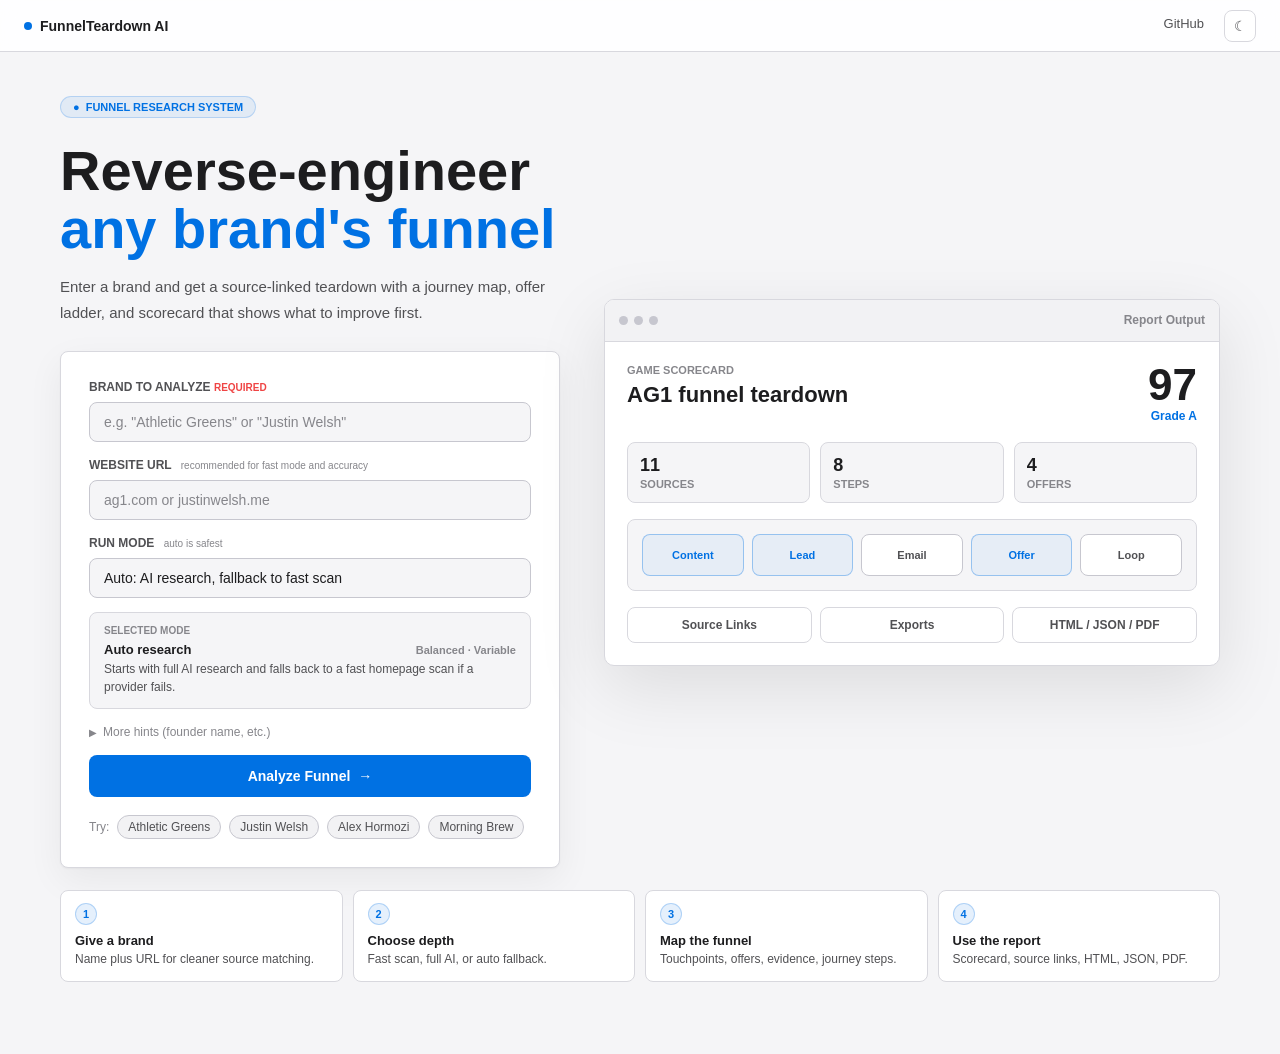
<file: web/index.html>
<!DOCTYPE html>
<html lang="en">
<head>
  <meta charset="UTF-8">
  <meta name="viewport" content="width=device-width, initial-scale=1.0">
  <title>FunnelTeardown AI</title>
  <style>
    *, *::before, *::after { box-sizing: border-box; margin: 0; padding: 0; }

    :root {
      --bg:        #F5F5F7;
      --surface:   #FFFFFF;
      --surface2:  #F2F2F4;
      --border:    #D8D8DE;
      --border2:   #C7C7CF;
      --text:      #1D1D1F;
      --text2:     #515154;
      --muted:     #86868B;
      --accent:    #0071E3;
      --accent2:   #0066CC;
      --green:     #22C55E;
      --amber:     #F59E0B;
      --red:       #EF4444;
      --shadow:    0 1px 2px rgba(0,0,0,0.04), 0 12px 36px rgba(0,0,0,0.06);
    }

    /* Light mode */
    @media (prefers-color-scheme: light) {
      :root:not([data-theme="dark"]) {
        --bg:        #F5F5F7;
        --surface:   #FFFFFF;
        --surface2:  #F2F2F4;
        --border:    #D8D8DE;
        --border2:   #C7C7CF;
        --text:      #1D1D1F;
        --text2:     #515154;
        --muted:     #86868B;
      }
    }
    :root[data-theme="light"] {
      --bg:        #F5F5F7;
      --surface:   #FFFFFF;
      --surface2:  #F2F2F4;
      --border:    #D8D8DE;
      --border2:   #C7C7CF;
      --text:      #1D1D1F;
      --text2:     #515154;
      --muted:     #86868B;
    }
    :root[data-theme="dark"] {
      --bg:        #000000;
      --surface:   #111113;
      --surface2:  #1C1C1E;
      --border:    #2C2C2E;
      --border2:   #3A3A3C;
      --text:      #F5F5F7;
      --text2:     #C7C7CC;
      --muted:     #8E8E93;
      --shadow:    0 1px 2px rgba(0,0,0,0.4), 0 18px 50px rgba(0,0,0,0.3);
    }

    html, body { height: 100%; }

    body {
      font-family: -apple-system, BlinkMacSystemFont, "SF Pro Text", "SF Pro Display", "Helvetica Neue", Arial, sans-serif;
      background: var(--bg);
      color: var(--text);
      -webkit-font-smoothing: antialiased;
      text-rendering: optimizeLegibility;
    }

    /* ── View system ──────────────────────────────────────── */
    .view { display: none; }
    body[data-view="home"]     .view-home     { display: flex; }
    body[data-view="running"]  .view-running  { display: flex; }
    body[data-view="report"]   .view-report   { display: flex; }
    body[data-view="error"]    .view-error    { display: flex; }
    body[data-view="guide"]    .view-guide    { display: flex; }

    /* ── HOME VIEW ───────────────────────────────────────── */
    .view-home {
      flex-direction: column;
      align-items: center;
      min-height: 100vh;
    }

    .topbar {
      width: 100%;
      height: 52px;
      border-bottom: 1px solid var(--border);
      display: flex;
      align-items: center;
      padding: 0 24px;
      justify-content: space-between;
      background: rgba(255,255,255,0.9);
      backdrop-filter: blur(10px);
      -webkit-backdrop-filter: blur(10px);
      position: sticky;
      top: 0;
      z-index: 10;
    }

    :root[data-theme="dark"] .topbar {
      background: rgba(12,14,23,0.9);
    }

    @media (prefers-color-scheme: dark) {
      :root:not([data-theme="light"]) .topbar {
        background: rgba(12,14,23,0.9);
      }
    }

    .logo {
      display: flex;
      align-items: center;
      gap: 8px;
      font-size: 14px;
      font-weight: 700;
      color: var(--text);
    }

    .logo-dot {
      width: 8px; height: 8px;
      border-radius: 50%;
      background: var(--accent);
    }

    .topbar-links { display: flex; gap: 8px; }

    .ghost-btn {
      padding: 6px 12px;
      border-radius: 7px;
      font-size: 13px;
      font-weight: 500;
      color: var(--text2);
      background: transparent;
      border: none;
      cursor: pointer;
      text-decoration: none;
      transition: color 0.15s, background 0.15s;
    }
    .ghost-btn:hover { color: var(--text); background: var(--surface); }

    .theme-btn {
      width: 32px; height: 32px;
      border-radius: 8px;
      background: var(--surface);
      border: 1px solid var(--border);
      cursor: pointer;
      font-size: 14px;
      display: flex; align-items: center; justify-content: center;
      color: var(--text2);
      transition: background 0.15s, color 0.15s;
    }
    .theme-btn:hover { background: var(--border); color: var(--text); }

    .home-main {
      flex: 1;
      display: flex;
      flex-direction: column;
      align-items: center;
      justify-content: center;
      padding: 44px 24px 72px;
      width: 100%;
    }

    .hero-shell {
      width: 100%;
      max-width: 1160px;
      display: grid;
      grid-template-columns: minmax(360px, 500px) minmax(440px, 1fr);
      gap: 44px;
      align-items: center;
    }

    .hero-copy {
      display: flex;
      flex-direction: column;
      align-items: flex-start;
    }

    .home-badge {
      display: inline-flex;
      align-items: center;
      gap: 6px;
      padding: 4px 12px;
      border-radius: 999px;
      background: rgba(0,113,227,0.08);
      border: 1px solid rgba(0,113,227,0.2);
      color: var(--accent);
      font-size: 11px;
      font-weight: 600;
      letter-spacing: 0;
      text-transform: uppercase;
      margin-bottom: 24px;
    }

    .home-title {
      font-size: 56px;
      font-weight: 750;
      letter-spacing: 0;
      line-height: 1.04;
      text-align: left;
      margin-bottom: 16px;
      max-width: 560px;
    }

    .gradient-text {
      color: var(--accent);
    }

    .home-sub {
      font-size: 15px;
      color: var(--text2);
      text-align: left;
      line-height: 1.7;
      max-width: 500px;
      margin-bottom: 26px;
    }

    .process-rail {
      width: 100%;
      max-width: 1160px;
      display: grid;
      grid-template-columns: repeat(4, 1fr);
      gap: 10px;
      margin-top: 22px;
    }

    .process-step {
      background: var(--surface);
      border: 1px solid var(--border);
      border-radius: 8px;
      padding: 12px 14px;
      box-shadow: 0 1px 0 rgba(255,255,255,0.55) inset;
    }

    .process-step-num {
      width: 22px;
      height: 22px;
      border-radius: 999px;
      display: flex;
      align-items: center;
      justify-content: center;
      background: rgba(0,113,227,0.1);
      border: 1px solid rgba(0,113,227,0.24);
      color: var(--accent);
      font-size: 11px;
      font-weight: 800;
      margin-bottom: 8px;
    }

    .process-step-title {
      color: var(--text);
      font-size: 13px;
      font-weight: 750;
      margin-bottom: 3px;
    }

    .process-step-copy {
      color: var(--text2);
      font-size: 12px;
      line-height: 1.45;
    }

    .form-card {
      width: 100%;
      max-width: 520px;
      background: var(--surface);
      border: 1px solid var(--border);
      border-radius: 8px;
      padding: 28px;
      box-shadow: var(--shadow);
    }

    .mode-summary {
      background: var(--bg);
      border: 1px solid var(--border);
      border-radius: 8px;
      padding: 12px 14px;
      margin: -2px 0 16px;
    }

    .mode-summary-label {
      color: var(--muted);
      font-size: 10px;
      font-weight: 800;
      letter-spacing: 0;
      text-transform: uppercase;
      margin-bottom: 6px;
    }

    .mode-summary-top {
      display: flex;
      align-items: center;
      justify-content: space-between;
      gap: 12px;
      margin-bottom: 4px;
    }

    .mode-summary-title {
      color: var(--text);
      font-size: 13px;
      font-weight: 750;
    }

    .mode-summary-meta {
      color: var(--muted);
      font-size: 11px;
      font-weight: 650;
    }

    .mode-summary-copy {
      color: var(--text2);
      font-size: 12px;
      line-height: 1.45;
    }

    .product-preview {
      background: var(--surface);
      border: 1px solid var(--border);
      border-radius: 10px;
      box-shadow: 0 22px 70px rgba(0,0,0,0.1);
      overflow: hidden;
    }

    .preview-chrome {
      height: 42px;
      border-bottom: 1px solid var(--border);
      display: flex;
      align-items: center;
      justify-content: space-between;
      padding: 0 14px;
      background: var(--surface2);
    }

    .chrome-dots {
      display: flex;
      gap: 6px;
    }

    .chrome-dots span {
      width: 9px;
      height: 9px;
      border-radius: 50%;
      background: var(--border2);
    }

    .chrome-label {
      color: var(--muted);
      font-size: 12px;
      font-weight: 650;
    }

    .preview-body {
      padding: 22px;
    }

    .preview-heading-row {
      display: flex;
      justify-content: space-between;
      gap: 18px;
      align-items: flex-start;
      margin-bottom: 18px;
    }

    .preview-eyebrow {
      color: var(--muted);
      font-size: 11px;
      font-weight: 800;
      text-transform: uppercase;
      margin-bottom: 6px;
    }

    .preview-title {
      color: var(--text);
      font-size: 22px;
      font-weight: 800;
      line-height: 1.15;
    }

    .preview-score {
      min-width: 96px;
      text-align: right;
    }

    .preview-score strong {
      display: block;
      color: var(--text);
      font-size: 44px;
      line-height: 0.95;
    }

    .preview-score span {
      color: var(--accent);
      font-size: 12px;
      font-weight: 750;
    }

    .preview-metrics {
      display: grid;
      grid-template-columns: repeat(3, 1fr);
      gap: 10px;
      margin-bottom: 16px;
    }

    .preview-metric {
      background: var(--bg);
      border: 1px solid var(--border);
      border-radius: 8px;
      padding: 12px;
    }

    .preview-metric strong {
      color: var(--text);
      display: block;
      font-size: 18px;
      margin-bottom: 2px;
    }

    .preview-metric span {
      color: var(--muted);
      display: block;
      font-size: 11px;
      font-weight: 650;
      text-transform: uppercase;
    }

    .preview-map {
      background: var(--bg);
      border: 1px solid var(--border);
      border-radius: 8px;
      padding: 14px;
      margin-bottom: 16px;
    }

    .preview-map-line {
      display: grid;
      grid-template-columns: repeat(5, 1fr);
      gap: 8px;
      align-items: center;
    }

    .map-node {
      min-height: 42px;
      border-radius: 8px;
      border: 1px solid var(--border2);
      background: var(--surface);
      display: flex;
      align-items: center;
      justify-content: center;
      color: var(--text2);
      font-size: 11px;
      font-weight: 700;
      text-align: center;
      padding: 6px;
    }

    .map-node.active {
      border-color: rgba(0,113,227,0.35);
      color: var(--accent);
      background: rgba(0,113,227,0.06);
    }

    .preview-actions {
      display: grid;
      grid-template-columns: repeat(3, 1fr);
      gap: 8px;
    }

    .preview-action {
      background: var(--surface);
      border: 1px solid var(--border);
      border-radius: 8px;
      padding: 10px;
      color: var(--text2);
      font-size: 12px;
      font-weight: 650;
      text-align: center;
    }

    .field { margin-bottom: 16px; }

    .field label {
      display: block;
      font-size: 12px;
      font-weight: 600;
      color: var(--text2);
      text-transform: uppercase;
      letter-spacing: 0;
      margin-bottom: 8px;
    }

    .field-opt {
      font-size: 10px;
      font-weight: 400;
      color: var(--muted);
      text-transform: none;
      letter-spacing: 0;
      margin-left: 6px;
    }

    input[type="text"],
    select {
      width: 100%;
      background: var(--bg);
      border: 1px solid var(--border2);
      border-radius: 8px;
      padding: 11px 14px;
      font-size: 14px;
      font-family: inherit;
      color: var(--text);
      outline: none;
      transition: border-color 0.15s;
    }
    input[type="text"]::placeholder { color: var(--muted); }
    input[type="text"]:focus,
    select:focus { border-color: var(--accent); }
    select { appearance: none; cursor: pointer; }

    .hints-toggle {
      display: flex;
      align-items: center;
      gap: 6px;
      background: none;
      border: none;
      padding: 0;
      font-size: 12px;
      font-weight: 500;
      color: var(--muted);
      cursor: pointer;
      margin-bottom: 16px;
      transition: color 0.15s;
    }
    .hints-toggle:hover { color: var(--text2); }
    .hints-toggle .arrow { font-size: 10px; transition: transform 0.2s; }
    .hints-toggle.open .arrow { transform: rotate(90deg); }

    .hints-fields { display: none; }
    .hints-fields.open {
      display: grid;
      grid-template-columns: 1fr 1fr;
      gap: 12px;
    }

    .submit-btn {
      width: 100%;
      padding: 13px;
      border-radius: 8px;
      font-size: 14px;
      font-weight: 700;
      font-family: inherit;
      background: var(--accent);
      color: #fff;
      border: none;
      cursor: pointer;
      transition: background 0.15s, transform 0.1s;
      display: flex;
      align-items: center;
      justify-content: center;
      gap: 8px;
    }
    .submit-btn:hover:not(:disabled) { background: var(--accent2); }
    .submit-btn:active:not(:disabled) { transform: scale(0.99); }
    .submit-btn:disabled { opacity: 0.5; cursor: not-allowed; }

    .examples {
      display: flex;
      align-items: center;
      gap: 8px;
      flex-wrap: wrap;
      margin-top: 18px;
    }
    .examples-label { font-size: 12px; color: var(--muted); }
    .example-chip {
      padding: 4px 10px;
      border-radius: 999px;
      background: var(--surface2);
      border: 1px solid var(--border2);
      font-size: 12px;
      color: var(--text2);
      cursor: pointer;
      transition: border-color 0.15s, color 0.15s;
    }
    .example-chip:hover { border-color: rgba(0,113,227,0.35); color: var(--text); }

    /* ── RUNNING VIEW ────────────────────────────────────── */
    .view-running {
      flex-direction: column;
      align-items: center;
      min-height: 100vh;
      padding: 48px 20px 80px;
    }

    .running-header {
      text-align: center;
      margin-bottom: 36px;
    }

    .running-brand {
      font-size: 22px;
      font-weight: 700;
      margin-bottom: 6px;
    }

    .running-sub {
      font-size: 14px;
      color: var(--text2);
    }

    .agents-list {
      width: 100%;
      max-width: 520px;
      display: flex;
      flex-direction: column;
      gap: 12px;
    }

    .agent-card {
      background: var(--surface);
      border: 1px solid var(--border);
      border-radius: 8px;
      padding: 18px 20px;
      transition: border-color 0.3s;
      position: relative;
      overflow: hidden;
      box-shadow: var(--shadow);
    }

    .agent-card.running::before {
      content: '';
      position: absolute;
      top: 0; left: -100%; right: 0;
      height: 2px;
      background: linear-gradient(90deg, transparent, var(--accent), transparent);
      animation: shimmer 1.4s infinite;
    }
    @keyframes shimmer { 0% { left: -100%; } 100% { left: 100%; } }

    .agent-card.running { border-color: rgba(0,113,227,0.32); }
    .agent-card.done    { border-color: rgba(34,197,94,0.25); }

    .agent-top {
      display: flex;
      align-items: center;
      gap: 12px;
      margin-bottom: 10px;
    }

    .agent-icon {
      width: 34px; height: 34px;
      border-radius: 8px;
      background: var(--border);
      border: 1px solid var(--border2);
      display: flex;
      align-items: center;
      justify-content: center;
      font-size: 15px;
      flex-shrink: 0;
      transition: background 0.3s, border-color 0.3s;
    }
    .agent-card.running .agent-icon {
      background: rgba(0,113,227,0.1);
      border-color: rgba(0,113,227,0.3);
    }
    .agent-card.done .agent-icon {
      background: rgba(34,197,94,0.12);
      border-color: rgba(34,197,94,0.3);
    }

    .agent-meta { flex: 1; }
    .agent-name {
      font-size: 13px;
      font-weight: 600;
      color: var(--text);
      margin-bottom: 2px;
    }
    .agent-model {
      font-size: 11px;
      color: var(--muted);
      font-family: monospace;
      background: var(--border);
      padding: 1px 6px;
      border-radius: 3px;
    }

    .agent-status {
      width: 20px; height: 20px;
      display: flex;
      align-items: center;
      justify-content: center;
      flex-shrink: 0;
    }

    .status-pending {
      width: 8px; height: 8px;
      border-radius: 50%;
      background: var(--border2);
    }

    .status-spinner {
      width: 18px; height: 18px;
      border: 2px solid rgba(0,113,227,0.25);
      border-top-color: var(--accent);
      border-radius: 50%;
      animation: spin 0.7s linear infinite;
    }
    @keyframes spin { to { transform: rotate(360deg); } }

    .status-check { font-size: 15px; color: var(--green); }
    .status-x     { font-size: 15px; color: var(--red); }

    .agent-message {
      font-size: 13px;
      color: var(--text2);
      min-height: 20px;
    }

    .agent-result {
      margin-top: 10px;
      padding-top: 10px;
      border-top: 1px solid var(--border);
      display: none;
    }
    .agent-card.done .agent-result { display: block; }

    .result-pills {
      display: flex;
      gap: 6px;
      flex-wrap: wrap;
    }

    .rpill {
      display: inline-flex;
      align-items: center;
      gap: 4px;
      padding: 3px 10px;
      border-radius: 999px;
      font-size: 12px;
      font-weight: 500;
    }
    .rpill-green {
      background: rgba(34,197,94,0.12);
      color: var(--green);
      border: 1px solid rgba(34,197,94,0.2);
    }
    .rpill-blue {
      background: rgba(0,113,227,0.1);
      color: var(--accent);
      border: 1px solid rgba(0,113,227,0.2);
    }
    .rpill-gray {
      background: var(--border);
      color: var(--text2);
      border: 1px solid var(--border2);
    }

    /* Render step */
    .render-card {
      width: 100%;
      max-width: 520px;
      margin-top: 4px;
    }

    .render-inner {
      background: var(--surface);
      border: 1px solid var(--border);
      border-radius: 8px;
      padding: 16px 20px;
      display: flex;
      align-items: center;
      gap: 12px;
      opacity: 0.4;
      transition: opacity 0.3s, border-color 0.3s;
      box-shadow: var(--shadow);
    }
    .render-inner.active {
      opacity: 1;
      border-color: rgba(245,158,11,0.3);
    }
    .render-inner.done {
      opacity: 1;
      border-color: rgba(34,197,94,0.25);
    }

    .render-label { font-size: 13px; font-weight: 600; color: var(--text); }
    .render-sub   { font-size: 12px; color: var(--muted); }

    .cost-row {
      width: 100%;
      max-width: 520px;
      margin-top: 20px;
      display: flex;
      justify-content: flex-end;
    }
    .cost-ticker { font-size: 12px; color: var(--muted); }
    .cost-val {
      color: var(--green);
      font-weight: 600;
      font-family: monospace;
    }

    /* ── REPORT VIEW ─────────────────────────────────────── */
    .view-report {
      flex-direction: column;
      position: fixed;
      inset: 0;
    }

    .report-bar {
      height: 48px;
      background: rgba(255,255,255,0.97);
      backdrop-filter: blur(12px);
      -webkit-backdrop-filter: blur(12px);
      border-bottom: 1px solid var(--border);
      display: flex;
      align-items: center;
      padding: 0 16px;
      gap: 12px;
      flex-shrink: 0;
    }

    :root[data-theme="dark"] .report-bar {
      background: rgba(12,14,23,0.97);
    }

    @media (prefers-color-scheme: dark) {
      :root:not([data-theme="light"]) .report-bar {
        background: rgba(12,14,23,0.97);
      }
    }

    .report-back {
      display: flex;
      align-items: center;
      gap: 6px;
      font-size: 13px;
      font-weight: 500;
      color: var(--text2);
      background: none;
      border: none;
      cursor: pointer;
      padding: 6px 10px;
      border-radius: 8px;
      transition: background 0.15s, color 0.15s;
      white-space: nowrap;
    }
    .report-back:hover { background: var(--surface); color: var(--text); }

    .report-divider { width: 1px; height: 20px; background: var(--border2); flex-shrink: 0; }

    .report-brand-name {
      font-size: 14px;
      font-weight: 600;
      color: var(--text);
      flex: 1;
      white-space: nowrap;
      overflow: hidden;
      text-overflow: ellipsis;
    }

    .report-meta-pills { display: flex; gap: 6px; flex-shrink: 0; align-items: center; }

    .download-btn {
      display: inline-flex;
      align-items: center;
      gap: 5px;
      padding: 5px 12px;
      border-radius: 8px;
      font-size: 12px;
      font-weight: 600;
      font-family: inherit;
      background: rgba(34,197,94,0.1);
      color: var(--green);
      border: 1px solid rgba(34,197,94,0.25);
      cursor: pointer;
      text-decoration: none;
      transition: background 0.15s, border-color 0.15s;
      white-space: nowrap;
    }
    .download-btn:hover { background: rgba(34,197,94,0.18); border-color: rgba(34,197,94,0.4); }

    .meta-pill {
      padding: 3px 10px;
      border-radius: 999px;
      font-size: 11px;
      font-weight: 500;
    }
    .meta-pill-cost {
      background: rgba(34,197,94,0.12);
      color: var(--green);
      border: 1px solid rgba(34,197,94,0.2);
    }
    .meta-pill-time {
      background: var(--surface);
      color: var(--text2);
      border: 1px solid var(--border2);
    }

    .report-frame {
      flex: 1;
      border: none;
      width: 100%;
      background: var(--bg);
    }

    /* ── ERROR VIEW ──────────────────────────────────────── */
    .view-error {
      flex-direction: column;
      align-items: center;
      justify-content: center;
      min-height: 100vh;
      padding: 32px 20px;
    }

    .error-card {
      background: var(--surface);
      border: 1px solid rgba(239,68,68,0.3);
      border-radius: 8px;
      padding: 32px;
      max-width: 480px;
      width: 100%;
      text-align: center;
      box-shadow: var(--shadow);
    }

    .error-icon { font-size: 36px; margin-bottom: 16px; }
    .error-title { font-size: 17px; font-weight: 700; color: var(--text); margin-bottom: 10px; }
    .error-msg {
      font-size: 14px;
      color: var(--text2);
      line-height: 1.6;
      margin-bottom: 20px;
    }
    .error-hint {
      font-size: 12px;
      color: var(--muted);
      background: var(--bg);
      border: 1px solid var(--border);
      border-radius: 8px;
      padding: 10px 14px;
      margin-bottom: 20px;
      text-align: left;
    }

    /* ── GUIDE VIEW ─────────────────────────────────────── */
    .view-guide {
      flex-direction: column;
      align-items: center;
      min-height: 100vh;
    }

    .guide-main {
      width: 100%;
      max-width: 680px;
      padding: 48px 24px 80px;
    }

    .guide-badge {
      display: inline-flex;
      align-items: center;
      gap: 6px;
      padding: 4px 12px;
      border-radius: 999px;
      background: rgba(245,158,11,0.1);
      border: 1px solid rgba(245,158,11,0.25);
      color: var(--amber);
      font-size: 11px;
      font-weight: 600;
      letter-spacing: 0;
      text-transform: uppercase;
      margin-bottom: 20px;
    }

    .guide-title {
      font-size: 32px;
      font-weight: 750;
      letter-spacing: 0;
      line-height: 1.15;
      margin-bottom: 10px;
    }

    .guide-sub {
      font-size: 14px;
      color: var(--text2);
      line-height: 1.7;
      margin-bottom: 36px;
      max-width: 520px;
    }

    .guide-section {
      background: var(--surface);
      border: 1px solid var(--border);
      border-radius: 8px;
      overflow: hidden;
      margin-bottom: 14px;
      box-shadow: var(--shadow);
    }

    .guide-section-header {
      display: flex;
      align-items: center;
      gap: 14px;
      padding: 18px 20px;
      border-bottom: 1px solid var(--border);
    }

    .guide-icon {
      width: 36px;
      height: 36px;
      border-radius: 8px;
      display: flex;
      align-items: center;
      justify-content: center;
      font-size: 16px;
      flex-shrink: 0;
    }

    .guide-section-name {
      font-size: 14px;
      font-weight: 700;
      color: var(--text);
    }

    .guide-section-tag {
      margin-left: auto;
      font-size: 10px;
      font-weight: 600;
      color: var(--muted);
      background: var(--border);
      padding: 2px 8px;
      border-radius: 999px;
      text-transform: uppercase;
      letter-spacing: 0;
      white-space: nowrap;
    }

    .guide-section-body {
      padding: 16px 20px;
    }

    .guide-eli5 {
      font-size: 15px;
      font-weight: 600;
      color: var(--text);
      line-height: 1.5;
      margin-bottom: 8px;
    }

    .guide-detail {
      font-size: 13px;
      color: var(--text2);
      line-height: 1.7;
    }

    .guide-sub-items {
      margin-top: 10px;
      display: flex;
      flex-direction: column;
      gap: 6px;
    }

    .guide-sub-item {
      display: flex;
      gap: 10px;
      align-items: flex-start;
      font-size: 13px;
      color: var(--text2);
      line-height: 1.5;
    }

    .guide-sub-label {
      font-weight: 600;
      color: var(--text);
      flex-shrink: 0;
      min-width: 90px;
    }

    .guide-cta-box {
      margin-top: 32px;
      background: var(--surface);
      border: 1px solid var(--border2);
      border-radius: 8px;
      padding: 24px;
      text-align: center;
      box-shadow: var(--shadow);
    }

    .guide-cta-title {
      font-size: 17px;
      font-weight: 700;
      color: var(--text);
      margin-bottom: 8px;
    }

    .guide-cta-sub {
      font-size: 13px;
      color: var(--text2);
      margin-bottom: 20px;
      line-height: 1.6;
    }

    .guide-cta-btn {
      display: inline-flex;
      align-items: center;
      gap: 8px;
      padding: 11px 24px;
      border-radius: 8px;
      font-size: 14px;
      font-weight: 700;
      font-family: inherit;
      background: var(--accent);
      color: #fff;
      border: none;
      cursor: pointer;
      transition: background 0.15s;
    }
    .guide-cta-btn:hover { background: var(--accent2); }

    ::-webkit-scrollbar { width: 6px; }
    ::-webkit-scrollbar-track { background: transparent; }
    ::-webkit-scrollbar-thumb { background: var(--border2); border-radius: 3px; }

    @media (max-width: 540px) {
      .home-main {
        justify-content: flex-start;
        padding: 34px 18px 56px;
      }
      .hero-shell {
        grid-template-columns: 1fr;
        gap: 24px;
      }
      .hero-copy {
        align-items: stretch;
      }
      .home-badge {
        align-self: center;
      }
      .home-title {
        font-size: 44px;
        text-align: center;
        max-width: none;
      }
      .home-sub {
        text-align: center;
        max-width: none;
      }
      .form-card {
        max-width: none;
        padding: 22px;
      }
      .process-rail {
        grid-template-columns: 1fr 1fr;
      }
      .hints-fields.open { grid-template-columns: 1fr; }
      .report-meta-pills .meta-pill-time { display: none; }
    }

    @media (max-width: 380px) {
      .process-rail,
      .preview-actions,
      .preview-metrics {
        grid-template-columns: 1fr;
      }
    }
  </style>
</head>
<body data-view="home">

<!-- ═══════════════════════ HOME VIEW ════════════════════════ -->
<div class="view view-home">

  <div class="topbar">
    <div class="logo">
      <div class="logo-dot"></div>
      FunnelTeardown AI
    </div>
    <div class="topbar-links">
      <a href="https://github.com/siddchauhan77/funnel-teardown" class="ghost-btn" target="_blank">GitHub</a>
      <button class="theme-btn" id="themeBtn" onclick="toggleTheme()" title="Toggle light/dark mode">☀︎</button>
    </div>
  </div>

  <div class="home-main">
    <div class="hero-shell">
      <section class="hero-copy">
        <div class="home-badge">
          <span>●</span> Funnel Research System
        </div>

        <h1 class="home-title">
          Reverse-engineer<br>
          <span class="gradient-text">any brand's funnel</span>
        </h1>

        <p class="home-sub">
          Enter a brand and get a source-linked teardown with a journey map,
          offer ladder, and scorecard that shows what to improve first.
        </p>

        <div class="form-card">
        <form id="analyzeForm">
          <div class="field">
            <label for="brandInput">Brand to analyze <span style="color:var(--red);font-size:10px;">required</span></label>
            <input
              type="text"
              id="brandInput"
              placeholder='e.g. "Athletic Greens" or "Justin Welsh"'
              autocomplete="off"
              required
            >
          </div>

          <div class="field">
            <label for="urlInput">
              Website URL
              <span class="field-opt">recommended for fast mode and accuracy</span>
            </label>
            <input type="text" id="urlInput" placeholder="ag1.com or justinwelsh.me">
          </div>

          <div class="field">
            <label for="modeInput">
              Run mode
              <span class="field-opt">auto is safest</span>
            </label>
            <select id="modeInput">
              <option value="auto" selected>Auto: AI research, fallback to fast scan</option>
              <option value="simple">Fast scan: homepage-only, no API cost</option>
              <option value="ai">AI research: full model-backed run</option>
            </select>
          </div>

          <div class="mode-summary">
            <div class="mode-summary-label">Selected mode</div>
            <div class="mode-summary-top">
              <div class="mode-summary-title" id="modeTitle">Auto research</div>
              <div class="mode-summary-meta"><span id="modeSpeed">Balanced</span> · <span id="modeCost">Variable</span></div>
            </div>
            <div class="mode-summary-copy" id="modeCopy">Starts with full AI research and falls back to a fast homepage scan if a provider fails.</div>
          </div>

          <button type="button" class="hints-toggle" id="hintsToggle">
            <span class="arrow">▶</span>
            More hints (founder name, etc.)
          </button>
          <div class="hints-fields" id="hintsFields">
            <div class="field" style="margin-bottom:0;grid-column:1/-1;">
              <label for="founderInput">Founder <span class="field-opt">helps disambiguate personal brands</span></label>
              <input type="text" id="founderInput" placeholder="Alex Hormozi">
            </div>
          </div>

          <button type="submit" class="submit-btn" id="submitBtn">
            <span id="submitLabel">Analyze Funnel</span>
            <span id="submitArrow">→</span>
          </button>
        </form>

        <div id="remainingBadge" style="display:none;font-size:11px;font-weight:600;
             letter-spacing:0.06em;text-transform:uppercase;text-align:center;
             padding:6px 12px;border-radius:8px;border:1px solid;margin-bottom:14px;"></div>

        <div class="examples">
          <span class="examples-label">Try:</span>
          <button class="example-chip" onclick="fillExample('Athletic Greens', '', 'ag1.com')">Athletic Greens</button>
          <button class="example-chip" onclick="fillExample('Justin Welsh', '', 'justinwelsh.me')">Justin Welsh</button>
          <button class="example-chip" onclick="fillExample('Alex Hormozi', 'Alex Hormozi', '')">Alex Hormozi</button>
          <button class="example-chip" onclick="fillExample('Morning Brew', '', '')">Morning Brew</button>
        </div>
      </div>
      </section>

      <aside class="product-preview" aria-label="Report output preview">
        <div class="preview-chrome">
          <div class="chrome-dots"><span></span><span></span><span></span></div>
          <div class="chrome-label">Report Output</div>
        </div>
        <div class="preview-body">
          <div class="preview-heading-row">
            <div>
              <div class="preview-eyebrow">Game Scorecard</div>
              <div class="preview-title">AG1 funnel teardown</div>
            </div>
            <div class="preview-score">
              <strong>97</strong>
              <span>Grade A</span>
            </div>
          </div>

          <div class="preview-metrics">
            <div class="preview-metric"><strong>11</strong><span>Sources</span></div>
            <div class="preview-metric"><strong>8</strong><span>Steps</span></div>
            <div class="preview-metric"><strong>4</strong><span>Offers</span></div>
          </div>

          <div class="preview-map">
            <div class="preview-map-line" aria-label="Journey Map">
              <div class="map-node active">Content</div>
              <div class="map-node active">Lead</div>
              <div class="map-node">Email</div>
              <div class="map-node active">Offer</div>
              <div class="map-node">Loop</div>
            </div>
          </div>

          <div class="preview-actions">
            <div class="preview-action">Source Links</div>
            <div class="preview-action">Exports</div>
            <div class="preview-action" title="Download HTML, JSON, or save as PDF.">HTML / JSON / PDF</div>
          </div>
        </div>
      </aside>
    </div>

    <div class="process-rail" aria-label="Site journey">
      <div class="process-step">
        <div class="process-step-num">1</div>
        <div class="process-step-title">Give a brand</div>
        <div class="process-step-copy">Name plus URL for cleaner source matching.</div>
      </div>
      <div class="process-step">
        <div class="process-step-num">2</div>
        <div class="process-step-title">Choose depth</div>
        <div class="process-step-copy">Fast scan, full AI, or auto fallback.</div>
      </div>
      <div class="process-step">
        <div class="process-step-num">3</div>
        <div class="process-step-title">Map the funnel</div>
        <div class="process-step-copy">Touchpoints, offers, evidence, journey steps.</div>
      </div>
      <div class="process-step">
        <div class="process-step-num">4</div>
        <div class="process-step-title">Use the report</div>
        <div class="process-step-copy">Scorecard, source links, HTML, JSON, PDF.</div>
      </div>
    </div>
  </div>
</div>


<!-- ═══════════════════════ RUNNING VIEW ════════════════════ -->
<div class="view view-running">
  <div class="running-header">
    <div class="running-brand" id="runningBrandName">Analyzing…</div>
    <div class="running-sub" id="runningSub">Mapping touchpoints, scoring the funnel, and preparing source-linked exports.</div>
  </div>

  <div class="agents-list">

    <div class="agent-card pending" id="card-brand_resolver">
      <div class="agent-top">
        <div class="agent-icon">🔍</div>
        <div class="agent-meta">
          <div class="agent-name">Brand Resolver</div>
          <span class="agent-model">gpt-4o-mini + web search</span>
        </div>
        <div class="agent-status" id="status-brand_resolver">
          <div class="status-pending"></div>
        </div>
      </div>
      <div class="agent-message" id="msg-brand_resolver">Waiting…</div>
      <div class="agent-result" id="result-brand_resolver"></div>
    </div>

    <div class="agent-card pending" id="card-touchpoint_mapper">
      <div class="agent-top">
        <div class="agent-icon">📡</div>
        <div class="agent-meta">
          <div class="agent-name">Touchpoint Mapper</div>
          <span class="agent-model">gpt-4o-mini + web search</span>
        </div>
        <div class="agent-status" id="status-touchpoint_mapper">
          <div class="status-pending"></div>
        </div>
      </div>
      <div class="agent-message" id="msg-touchpoint_mapper">Waiting…</div>
      <div class="agent-result" id="result-touchpoint_mapper"></div>
    </div>

    <div class="agent-card pending" id="card-journey_mapper">
      <div class="agent-top">
        <div class="agent-icon">🧠</div>
        <div class="agent-meta">
          <div class="agent-name">Journey Mapper</div>
          <span class="agent-model">claude-sonnet-4-6</span>
        </div>
        <div class="agent-status" id="status-journey_mapper">
          <div class="status-pending"></div>
        </div>
      </div>
      <div class="agent-message" id="msg-journey_mapper">Waiting…</div>
      <div class="agent-result" id="result-journey_mapper"></div>
    </div>

  </div>

  <div class="render-card">
    <div class="render-inner" id="renderCard">
      <div style="flex:1">
        <div class="render-label">HTML Report</div>
        <div class="render-sub" id="renderMsg">Waiting for agents…</div>
      </div>
      <div class="agent-status" id="renderStatus">
        <div class="status-pending"></div>
      </div>
    </div>
  </div>

  <div class="cost-row">
    <div class="cost-ticker">
      Running cost: <span class="cost-val" id="runningCost">$0.0000</span>
    </div>
  </div>
</div>


<!-- ═══════════════════════ REPORT VIEW ════════════════════ -->
<div class="view view-report">
  <div class="report-bar">
    <button class="report-back" onclick="goHome()">← New Analysis</button>
    <div class="report-divider"></div>
    <div class="report-brand-name" id="reportBrandName">—</div>
    <div class="report-meta-pills">
      <span class="meta-pill meta-pill-cost" id="reportCost">$0.00</span>
      <span class="meta-pill meta-pill-time" id="reportTime">0s</span>
      <a id="downloadBtn" href="#" class="download-btn" download>⬇ Download</a>
    </div>
  </div>
  <iframe class="report-frame" id="reportFrame" title="Funnel Teardown Report"></iframe>
</div>


<!-- ═══════════════════════ GUIDE VIEW ════════════════════ -->
<div class="view view-guide">
  <div class="topbar">
    <div class="logo">
      <div class="logo-dot"></div>
      FunnelTeardown AI
    </div>
    <div class="topbar-links">
      <button class="ghost-btn" onclick="goHome()">← Back</button>
      <button class="theme-btn" onclick="toggleTheme()" title="Toggle theme">☀︎</button>
    </div>
  </div>

  <div class="guide-main">
    <div class="guide-badge">⏳ Daily limit reached</div>

    <h1 class="guide-title">You've used all 3 analyses today.<br>Here's how to read your report.</h1>
    <p class="guide-sub">
      While you wait for tomorrow's limit to reset, here's a plain-English breakdown of every section in a FunnelTeardown report — so you can squeeze every drop of value out of the one you already have.
    </p>

    <!-- 1. Brand Overview -->
    <div class="guide-section">
      <div class="guide-section-header">
        <div class="guide-icon" style="background:rgba(0,113,227,0.1);border:1px solid rgba(0,113,227,0.2);">🏷</div>
        <span class="guide-section-name">Brand Overview</span>
        <span class="guide-section-tag">Section 1</span>
      </div>
      <div class="guide-section-body">
        <div class="guide-eli5">Who is this, and who are they trying to sell to?</div>
        <div class="guide-detail">
          This is the AI's ID card for the brand. It shows the company name, website, founder (if found), a one-line description, and their <strong>primary ICP</strong> — Ideal Customer Profile. That last one is just a fancy way of saying: "who is the perfect person they're trying to reach?"
          <br><br>
          The <strong>confidence badge</strong> (high / medium / low) tells you how certain the AI was about what it found. High = it found clear public data. Low = it had to make educated guesses.
        </div>
      </div>
    </div>

    <!-- 2. Game Scorecard -->
    <div class="guide-section">
      <div class="guide-section-header">
        <div class="guide-icon" style="background:rgba(0,113,227,0.1);border:1px solid rgba(0,113,227,0.2);">🏁</div>
        <span class="guide-section-name">Game Scorecard</span>
        <span class="guide-section-tag">Section 2</span>
      </div>
      <div class="guide-section-body">
        <div class="guide-eli5">What is the funnel's current score, and what should improve first?</div>
        <div class="guide-detail">
          The scorecard turns the teardown into a decision tool. It grades Journey Coverage, Offer Ladder, Conversion Clarity, Evidence Quality, and Retention Loop. The lowest score is the first lever to improve because it is the weakest part of the current funnel system.
        </div>
      </div>
    </div>

    <!-- 3. Awareness Coverage Map -->
    <div class="guide-section">
      <div class="guide-section-header">
        <div class="guide-icon" style="background:rgba(139,92,246,0.12);border:1px solid rgba(139,92,246,0.2);">📡</div>
        <span class="guide-section-name">Awareness Coverage Map</span>
        <span class="guide-section-tag">Section 3</span>
      </div>
      <div class="guide-section-body">
        <div class="guide-eli5">Which stages of the customer journey does this brand actually show up in?</div>
        <div class="guide-detail">
          Think of buying something as a journey: first you don't know the brand exists → then you realise you have a problem → then you discover their solution → then you're ready to buy. This map shows which of those stages they're actively reaching people at.
          <br><br>
          <strong>Gaps are the money.</strong> If a stage is grayed out, that's a hole in their funnel — people at that stage are falling through without being caught.
        </div>
        <div class="guide-sub-items">
          <div class="guide-sub-item"><span class="guide-sub-label">Unaware</span> Random people who've never heard of them</div>
          <div class="guide-sub-item"><span class="guide-sub-label">Problem Aware</span> People who know they have a problem but don't know this brand</div>
          <div class="guide-sub-item"><span class="guide-sub-label">Solution Aware</span> People actively looking for a solution like this</div>
          <div class="guide-sub-item"><span class="guide-sub-label">Product Aware</span> People who know about this specific brand</div>
          <div class="guide-sub-item"><span class="guide-sub-label">Most Aware</span> People ready to buy right now</div>
          <div class="guide-sub-item"><span class="guide-sub-label">Customer</span> People who already bought</div>
          <div class="guide-sub-item"><span class="guide-sub-label">Advocate</span> Customers who actively refer others</div>
        </div>
      </div>
    </div>

    <!-- 4. Value Ladder -->
    <div class="guide-section">
      <div class="guide-section-header">
        <div class="guide-icon" style="background:rgba(16,185,129,0.12);border:1px solid rgba(16,185,129,0.2);">◈</div>
        <span class="guide-section-name">Value Ladder</span>
        <span class="guide-section-tag">Section 4 · Brunson framework</span>
      </div>
      <div class="guide-section-body">
        <div class="guide-eli5">All the things they sell, from free to most expensive — and how they get you to climb the stairs.</div>
        <div class="guide-detail">
          Russell Brunson (ClickFunnels founder) figured out that great businesses don't just sell one thing — they have a staircase of offers. You start with something free, they earn your trust, then they offer something small, then bigger, then their most expensive thing. Each rung makes the next one feel like a natural next step.
        </div>
        <div class="guide-sub-items">
          <div class="guide-sub-item"><span class="guide-sub-label" style="color:#64748B;">◈ Free</span> YouTube videos, podcasts, free books — zero cost, builds trust</div>
          <div class="guide-sub-item"><span class="guide-sub-label" style="color:var(--accent);">◈ Entry</span> Low-ticket offers $7–$97 — books, mini-courses, a small win</div>
          <div class="guide-sub-item"><span class="guide-sub-label" style="color:#10B981;">◈ Core</span> Main product $97–$2,000 — the thing they're really known for</div>
          <div class="guide-sub-item"><span class="guide-sub-label" style="color:var(--muted);">◈ High-Ticket</span> $2,000+ — masterminds, live events, coaching, equity deals</div>
          <div class="guide-sub-item"><span class="guide-sub-label" style="color:#F59E0B;">◈ Continuity</span> Monthly recurring — memberships, subscriptions, retainers</div>
        </div>
        <div class="guide-detail" style="margin-top:10px;">
          The <strong>Ascension Path</strong> sentence below the rung bar is the single-sentence version of the full customer journey from free all the way to their biggest offer.
        </div>
      </div>
    </div>

    <!-- 5. Funnel Journey Diagram -->
    <div class="guide-section">
      <div class="guide-section-header">
        <div class="guide-icon" style="background:rgba(0,113,227,0.1);border:1px solid rgba(0,113,227,0.2);">⟶</div>
        <span class="guide-section-name">Funnel Journey Diagram</span>
        <span class="guide-section-tag">Section 5</span>
      </div>
      <div class="guide-section-body">
        <div class="guide-eli5">A visual map of the path a stranger takes to become a paying customer.</div>
        <div class="guide-detail">
          Each box is a step in the funnel. The arrows show where people go next. The colour of each box matches the awareness stage — so you can see at a glance when the funnel is moving people from "never heard of you" toward "ready to buy."
          <br><br>
          <strong>Solid border</strong> = the AI actually observed this step (it exists for real). <strong>Dashed / ◦ marker</strong> = inferred — the AI is pretty sure it exists based on how similar funnels work, but couldn't confirm it directly.
        </div>
      </div>
    </div>

    <!-- 6. Step Analysis -->
    <div class="guide-section">
      <div class="guide-section-header">
        <div class="guide-icon" style="background:rgba(245,158,11,0.12);border:1px solid rgba(245,158,11,0.2);">🔍</div>
        <span class="guide-section-name">Journey Step Analysis</span>
        <span class="guide-section-tag">Section 6 · The main event</span>
      </div>
      <div class="guide-section-body">
        <div class="guide-eli5">For every step in the funnel: what's smart about it, what's missing, and how the messaging works.</div>
        <div class="guide-detail">
          This is the deepest part of the report. Each funnel step gets its own card with four things:
        </div>
        <div class="guide-sub-items">
          <div class="guide-sub-item">
            <span class="guide-sub-label" style="color:#F59E0B;">🪝 Hook</span>
            What grabs your attention and makes you stop scrolling. Could be a bold claim, a painful question, or a surprising stat.
          </div>
          <div class="guide-sub-item">
            <span class="guide-sub-label" style="color:var(--accent);">📖 Story</span>
            What belief they're trying to change in your head. The emotional bridge — a founder story, a case study, social proof, or a reframe.
          </div>
          <div class="guide-sub-item">
            <span class="guide-sub-label" style="color:#22C55E;">⚡ Offer / CTA</span>
            What they're asking you to do next. Subscribe, buy the book, book a call, attend the event.
          </div>
          <div class="guide-sub-item">
            <span class="guide-sub-label" style="color:#22C55E;">✓ Working</span>
            Specific tactics that are done well — named with the psychological principle behind why they work.
          </div>
          <div class="guide-sub-item">
            <span class="guide-sub-label" style="color:#F59E0B;">⚡ Missing</span>
            Specific gaps — with the conversion cost of the gap and a concrete fix suggestion.
          </div>
        </div>
        <div class="guide-detail" style="margin-top:10px;">
          The <strong>◈ rung badge</strong> (Free / Entry / Core / High-Ticket / Continuity) in each step header tells you which level of the value ladder this step belongs to.
        </div>
      </div>
    </div>

    <!-- 7. Offers -->
    <div class="guide-section">
      <div class="guide-section-header">
        <div class="guide-icon" style="background:rgba(34,197,94,0.12);border:1px solid rgba(34,197,94,0.2);">💰</div>
        <span class="guide-section-name">Offers</span>
        <span class="guide-section-tag">Section 7</span>
      </div>
      <div class="guide-section-body">
        <div class="guide-eli5">Every product or service this brand sells, with price and what they promise.</div>
        <div class="guide-detail">
          Each card is one offer. The <strong>headline or promise</strong> is the core value statement — what the customer gets or feels. Price shows as "—" if it wasn't publicly listed (common for high-ticket offers that require a call). The awareness level badge shows what stage of buyer this offer is designed for.
          <br><br>
          <strong>What to look for:</strong> Is there an entry offer (something cheap to get people in the door)? Is there a gap between free content and the main paid offer? A missing tripwire is one of the most common funnel holes.
        </div>
      </div>
    </div>

    <!-- 8. Recap -->
    <div class="guide-section">
      <div class="guide-section-header">
        <div class="guide-icon" style="background:rgba(236,72,153,0.12);border:1px solid rgba(236,72,153,0.2);">★</div>
        <span class="guide-section-name">Funnel Recap</span>
        <span class="guide-section-tag">Section 8</span>
      </div>
      <div class="guide-section-body">
        <div class="guide-eli5">The two lists you actually want to screenshot and save.</div>
        <div class="guide-detail">
          <strong style="color:#22C55E;">Worth Stealing (✦)</strong> — the top 3–5 tactics from this funnel that any brand could copy. These are the moves that are working so well they deserve to be replicated.
          <br><br>
          <strong style="color:#F59E0B;">Learning Opportunities (⚠)</strong> — the top 3–5 gaps or mistakes in this funnel worth avoiding. If you're building your own funnel, these are the things not to skip.
        </div>
      </div>
    </div>

    <!-- 9. Open Questions -->
    <div class="guide-section">
      <div class="guide-section-header">
        <div class="guide-icon" style="background:rgba(0,113,227,0.1);border:1px solid rgba(0,113,227,0.2);">❓</div>
        <span class="guide-section-name">Open Questions</span>
        <span class="guide-section-tag">Section 9</span>
      </div>
      <div class="guide-section-body">
        <div class="guide-eli5">The stuff the AI couldn't figure out from public info — these are your research leads.</div>
        <div class="guide-detail">
          Email open rates, backend upsell sequences, private community pricing, exact ad spend — this stuff isn't public. The open questions section lists everything the AI had to leave blank. Treat each one as a research prompt: "What would I need to find out to complete this picture?" You can often answer them by actually going through the funnel yourself.
        </div>
      </div>
    </div>

    <!-- 10. Run Details -->
    <div class="guide-section">
      <div class="guide-section-header">
        <div class="guide-icon" style="background:rgba(100,116,139,0.12);border:1px solid rgba(100,116,139,0.2);">⚙</div>
        <span class="guide-section-name">Run Details</span>
        <span class="guide-section-tag">Section 10</span>
      </div>
      <div class="guide-section-body">
        <div class="guide-eli5">Which AI did the work and how much did it cost to run this report?</div>
        <div class="guide-detail">
          Three AI agents ran in sequence to build your report. This table shows which model each agent used and what it cost in API credits. Most reports cost between $0.05 and $0.25 total — the report you got cost a fraction of what a human analyst would charge for the same research.
        </div>
      </div>
    </div>

    <!-- CTA -->
    <div class="guide-cta-box">
      <div class="guide-cta-title">Limit resets in 24 hours</div>
      <div class="guide-cta-sub">
        Your 3 free analyses reset every 24 hours. In the meantime, go deep on the report you already have — the insights are in the gaps.
      </div>
      <button class="guide-cta-btn" onclick="goHome()">← Back to Home</button>
    </div>
  </div>
</div>


<!-- ═══════════════════════ ERROR VIEW ════════════════════ -->
<div class="view view-error">
  <div class="error-card">
    <div class="error-icon">⚡</div>
    <div class="error-title">Analysis failed</div>
    <div class="error-msg" id="errorMsg">An unexpected error occurred.</div>
    <div class="error-hint" id="errorHint" style="display:none"></div>
    <button class="submit-btn" onclick="goHome()" style="max-width:200px;margin:0 auto;">
      Try again
    </button>
  </div>
</div>


<script>
  // ── Theme toggle ─────────────────────────────────────────────────
  (function () {
    var root = document.documentElement;
    var stored = localStorage.getItem('ft-theme');
    if (stored) {
      root.dataset.theme = stored;
    } else if (window.matchMedia && window.matchMedia('(prefers-color-scheme: light)').matches) {
      root.dataset.theme = 'light';
    } else {
      root.dataset.theme = 'dark';
    }
    updateThemeIcon();
  })();

  function updateThemeIcon() {
    var btn = document.getElementById('themeBtn');
    if (!btn) return;
    var isDark = document.documentElement.dataset.theme === 'dark';
    btn.textContent = isDark ? '☀︎' : '☾';
    btn.title = isDark ? 'Switch to light mode' : 'Switch to dark mode';
  }

  function toggleTheme() {
    var root = document.documentElement;
    var next = root.dataset.theme === 'dark' ? 'light' : 'dark';
    root.dataset.theme = next;
    localStorage.setItem('ft-theme', next);
    updateThemeIcon();
  }

  // ── Helpers ──────────────────────────────────────────────────────
  /** HTML-escape a string before inserting into DOM via innerHTML. */
  function esc(str) {
    return String(str)
      .replace(/&/g, '&amp;')
      .replace(/</g, '&lt;')
      .replace(/>/g, '&gt;')
      .replace(/"/g, '&quot;')
      .replace(/'/g, '&#39;');
  }

  function pill(text, cls) {
    return `<span class="rpill ${esc(cls)}">${esc(text)}</span>`;
  }

  const modeContent = {
    auto: {
      title: 'Auto research',
      copy: 'Starts with full AI research and falls back to a fast homepage scan if a provider fails.',
      speed: 'Balanced',
      cost: 'Variable',
      evidence: 'Best available',
      fallback: 'Yes',
    },
    simple: {
      title: 'Fast scan',
      copy: 'Uses the homepage and visible links only. Best for quick checks, demos, and low-risk tests.',
      speed: 'Fastest',
      cost: '$0',
      evidence: 'Homepage',
      fallback: 'Not needed',
    },
    ai: {
      title: 'AI research',
      copy: 'Runs the full model-backed pipeline. Best when you need richer public research and stronger inference.',
      speed: 'Slower',
      cost: 'API usage',
      evidence: 'Broadest',
      fallback: 'No',
    },
  };

  function updateModeCard() {
    var mode = document.getElementById('modeInput').value;
    var data = modeContent[mode] || modeContent.auto;
    document.getElementById('modeTitle').textContent = data.title;
    document.getElementById('modeCopy').textContent = data.copy;
    document.getElementById('modeSpeed').textContent = data.speed;
    document.getElementById('modeCost').textContent = data.cost;
  }

  // ── View state ───────────────────────────────────────────────────
  let runningCost = 0;

  function setView(v) { document.body.dataset.view = v; }

  function goHome() {
    setView('home');
    resetProgress();
    document.getElementById('brandInput').value = '';
    document.getElementById('urlInput').value = '';
    document.getElementById('founderInput').value = '';
    document.getElementById('modeInput').value = 'auto';
    document.getElementById('submitBtn').disabled = false;
  }

  // ── Hints toggle ─────────────────────────────────────────────────
  document.getElementById('hintsToggle').addEventListener('click', function () {
    this.classList.toggle('open');
    document.getElementById('hintsFields').classList.toggle('open');
  });

  // ── Example chips ────────────────────────────────────────────────
  function fillExample(brand, founder, url) {
    document.getElementById('brandInput').value = brand;
    document.getElementById('urlInput').value = url;
    document.getElementById('founderInput').value = founder;
    if (founder) {
      document.getElementById('hintsToggle').classList.add('open');
      document.getElementById('hintsFields').classList.add('open');
    }
    document.getElementById('brandInput').focus();
    updateModeCard();
  }

  document.getElementById('modeInput').addEventListener('change', updateModeCard);
  updateModeCard();

  // ── Form submit ──────────────────────────────────────────────────
  document.getElementById('analyzeForm').addEventListener('submit', function (e) {
    e.preventDefault();
    const brand = document.getElementById('brandInput').value.trim();
    if (!brand) return;
    const founder = document.getElementById('founderInput').value.trim();
    const url = document.getElementById('urlInput').value.trim();
    const mode = document.getElementById('modeInput').value;
    document.getElementById('submitBtn').disabled = true;
    startAnalysis(brand, founder, url, mode);
  });

  // ── Progress helpers ─────────────────────────────────────────────
  function resetProgress() {
    runningCost = 0;
    updateCost(0);
    ['brand_resolver', 'touchpoint_mapper', 'journey_mapper'].forEach(function (agent) {
      document.getElementById('card-' + agent).className = 'agent-card pending';
      document.getElementById('status-' + agent).innerHTML = '<div class="status-pending"></div>';
      document.getElementById('msg-' + agent).textContent = 'Waiting…';
      document.getElementById('result-' + agent).innerHTML = '';
    });
    var rc = document.getElementById('renderCard');
    rc.className = 'render-inner';
    document.getElementById('renderMsg').textContent = 'Waiting for agents…';
    document.getElementById('renderStatus').innerHTML = '<div class="status-pending"></div>';
  }

  function updateCost(v) {
    document.getElementById('runningCost').textContent = '$' + v.toFixed(4);
  }

  function agentStart(agent, message) {
    document.getElementById('card-' + agent).className = 'agent-card running';
    document.getElementById('status-' + agent).innerHTML = '<div class="status-spinner"></div>';
    document.getElementById('msg-' + agent).textContent = message;
    document.getElementById('card-' + agent).scrollIntoView({ behavior: 'smooth', block: 'nearest' });
  }

  function agentDone(agent, data) {
    document.getElementById('card-' + agent).className = 'agent-card done';
    document.getElementById('status-' + agent).innerHTML = '<span class="status-check">✓</span>';

    var msg = '';
    var pills = '';

    if (agent === 'brand_resolver') {
      msg = data.name;
      pills  = pill(data.name, 'rpill-green');
      pills += pill(data.website, 'rpill-blue');
      if (data.founder) pills += pill('👤 ' + data.founder, 'rpill-gray');
      pills += pill(data.confidence + ' conf.', 'rpill-gray');
      document.getElementById('runningBrandName').textContent = 'Analyzing ' + data.name;
    } else if (agent === 'touchpoint_mapper') {
      msg = data.count + ' channels found';
      pills = pill(data.count + ' touchpoints', 'rpill-green');
      (data.platforms || []).forEach(function (p) {
        pills += pill(p, 'rpill-gray');
      });
    } else if (agent === 'journey_mapper') {
      msg = data.steps + ' steps · ' + data.offers + ' offers';
      pills  = pill(data.steps + ' steps',     'rpill-green');
      pills += pill(data.offers + ' offers',   'rpill-blue');
      pills += pill(data.questions + ' open Qs', 'rpill-gray');
    }

    document.getElementById('msg-' + agent).textContent = msg;
    var resultEl = document.getElementById('result-' + agent);
    var pillsDiv = document.createElement('div');
    pillsDiv.className = 'result-pills';
    pillsDiv.innerHTML = pills;   // pills built from esc() — safe
    resultEl.innerHTML = '';
    resultEl.appendChild(pillsDiv);

    if (data.cost) {
      runningCost += data.cost;
      updateCost(runningCost);
    }
  }

  function renderingStart(message) {
    document.getElementById('renderCard').className = 'render-inner active';
    document.getElementById('renderMsg').textContent = message;
    document.getElementById('renderStatus').innerHTML = '<div class="status-spinner"></div>';
  }

  function renderingDone() {
    document.getElementById('renderCard').className = 'render-inner done';
    document.getElementById('renderMsg').textContent = 'Report ready';
    document.getElementById('renderStatus').innerHTML = '<span class="status-check">✓</span>';
  }

  // ── Main analysis ────────────────────────────────────────────────
  function startAnalysis(brand, founder, url, mode) {
    resetProgress();
    setView('running');
    document.getElementById('runningBrandName').textContent = 'Analyzing "' + brand + '"…';
    document.getElementById('runningSub').textContent =
      mode === 'simple'
        ? 'Fast scan mode uses the homepage and visible links. No API cost.'
        : mode === 'ai'
          ? 'AI research mode uses the full model-backed pipeline.'
          : 'Auto mode tries AI research first and falls back to a fast homepage scan if needed.';

    fetch('/analyze', {
      method: 'POST',
      headers: { 'Content-Type': 'application/json' },
      body: JSON.stringify({ brand: brand, founder: founder, url: url, mode: mode }),
    }).then(function (response) {
      if (!response.ok) {
        showError('Server error: ' + response.status, '');
        return;
      }
      var reader = response.body.getReader();
      var decoder = new TextDecoder();
      var buffer = '';

      function read() {
        reader.read().then(function (result) {
          if (result.done) return;
          buffer += decoder.decode(result.value, { stream: true });
          var lines = buffer.split('\n');
          buffer = lines.pop();
          lines.forEach(function (line) {
            if (!line.startsWith('data: ')) return;
            try {
              handleEvent(JSON.parse(line.slice(6)));
            } catch (_) {}
          });
          read();
        }).catch(function (err) {
          showError('Connection lost during analysis.', 'Try again — the analysis may have timed out.');
        });
      }
      read();

    }).catch(function () {
      showError('Could not reach the server. Is the app running?', '');
    });
  }

  function handleEvent(event) {
    switch (event.type) {
      case 'agent_start':
        agentStart(event.agent, event.message);
        break;
      case 'agent_done':
        agentDone(event.agent, event.data);
        break;
      case 'rendering':
        renderingStart(event.message);
        break;
      case 'report_ready':
        renderingDone();
        updateCost(event.cost);
        if (typeof event.remaining === 'number') {
          updateRemainingBadge(event.remaining);
        }
        setTimeout(function () { showReport(event); }, 600);
        break;
      case 'rate_limited':
        setView('guide');
        break;
      case 'error':
        showError(event.message, event.hint || '');
        break;
    }
  }

  function showReport(event) {
    document.getElementById('reportBrandName').textContent = event.brand || 'Report';
    document.getElementById('reportCost').textContent = '$' + event.cost.toFixed(4);
    document.getElementById('reportTime').textContent = event.duration + 's';
    document.getElementById('reportFrame').src = '/report/' + event.report_id;
    document.getElementById('downloadBtn').href = '/download/' + event.report_id;
    setView('report');
  }

  function updateRemainingBadge(remaining) {
    var el = document.getElementById('remainingBadge');
    if (!el) return;
    if (remaining === 0) {
      el.textContent = 'No analyses left today';
      el.style.color = 'var(--red)';
      el.style.background = 'rgba(239,68,68,0.08)';
      el.style.borderColor = 'rgba(239,68,68,0.2)';
    } else {
      el.textContent = remaining + ' of 3 analyses remaining today';
      el.style.color = 'var(--amber)';
      el.style.background = 'rgba(245,158,11,0.08)';
      el.style.borderColor = 'rgba(245,158,11,0.2)';
    }
    el.style.display = 'block';
  }

  function showError(message, hint) {
    document.getElementById('errorMsg').textContent = message;
    var hintEl = document.getElementById('errorHint');
    if (hint) {
      hintEl.textContent = hint;
      hintEl.style.display = 'block';
    } else {
      hintEl.style.display = 'none';
    }
    setView('error');
  }
</script>

</body>
</html>
</file>
